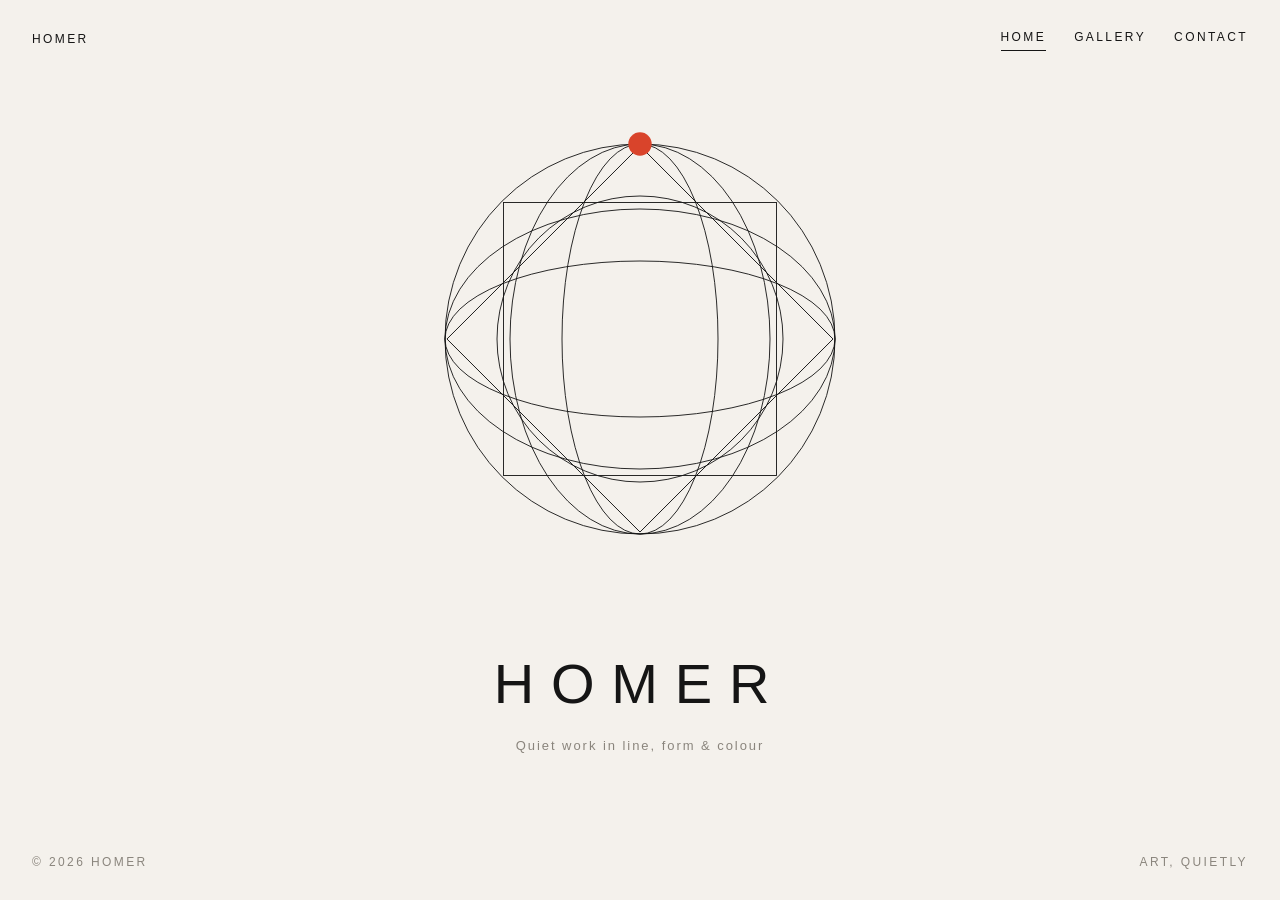
<file: index.html>
<!doctype html>
<html lang="en"><head><meta charset="utf-8"><meta name="viewport" content="width=device-width,initial-scale=1"><title>Homer — Art</title><meta name="description" content="A minimal art portfolio."><link rel="stylesheet" href="style.css"></head><body>
<header><a href="index.html">Homer</a><nav>
<a href="index.html" aria-current="page">Home</a><a href="gallery.html">Gallery</a><a href="contact.html">Contact</a></nav></header>
<main><section class="hero"><div>
<svg viewBox="0 0 400 400" fill="none" stroke="currentColor" stroke-width=".7" aria-label="Generative line artwork">
<g class="spin">
<circle cx="200" cy="200" r="150"/><circle cx="200" cy="200" r="110"/>
<ellipse cx="200" cy="200" rx="150" ry="60"/><ellipse cx="200" cy="200" rx="150" ry="100"/>
<ellipse cx="200" cy="200" rx="60" ry="150"/><ellipse cx="200" cy="200" rx="100" ry="150"/>
</g>
<g class="spin r"><rect x="95" y="95" width="210" height="210"/><rect x="95" y="95" width="210" height="210" transform="rotate(45 200 200)"/></g>
<circle cx="200" cy="50" r="9" fill="#d9442b" stroke="none"/>
</svg>
<h1>Homer</h1><p>Quiet work in line, form &amp; colour</p>
</div></section></main>
<footer><span>&copy; 2026 Homer</span><span>Art, quietly</span></footer></body></html>
</file>
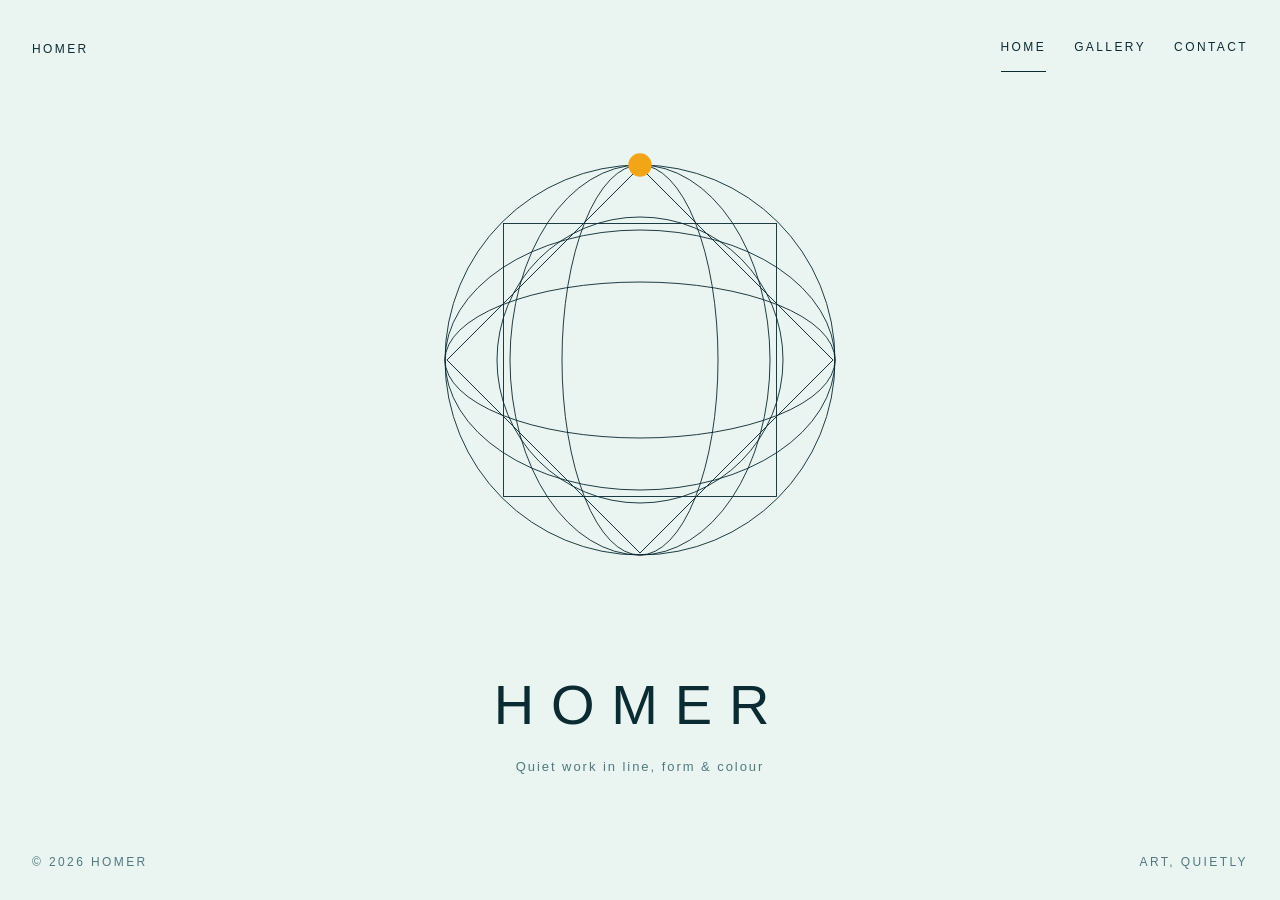
<file: site/index.html>
<!doctype html>
<html lang="en"><head><meta charset="utf-8"><meta name="viewport" content="width=device-width,initial-scale=1"><title>Homer — Art</title><meta name="description" content="A minimal art portfolio."><link rel="stylesheet" href="style.css"></head><body>
<header><a href="index.html">Homer</a><nav>
<a href="index.html" aria-current="page">Home</a><a href="gallery.html">Gallery</a><a href="contact.html">Contact</a></nav></header>
<main><section class="hero"><div>
<svg viewBox="0 0 400 400" fill="none" stroke="currentColor" stroke-width=".7" aria-label="Generative line artwork">
<g class="spin">
<circle cx="200" cy="200" r="150"/><circle cx="200" cy="200" r="110"/>
<ellipse cx="200" cy="200" rx="150" ry="60"/><ellipse cx="200" cy="200" rx="150" ry="100"/>
<ellipse cx="200" cy="200" rx="60" ry="150"/><ellipse cx="200" cy="200" rx="100" ry="150"/>
</g>
<g class="spin r"><rect x="95" y="95" width="210" height="210"/><rect x="95" y="95" width="210" height="210" transform="rotate(45 200 200)"/></g>
<circle cx="200" cy="50" r="9" style="fill:var(--accent)" stroke="none"/>
</svg>
<h1>Homer</h1><p>Quiet work in line, form &amp; colour</p>
</div></section></main>
<footer><span>&copy; 2026 Homer</span><span>Art, quietly</span></footer></body></html>
</file>
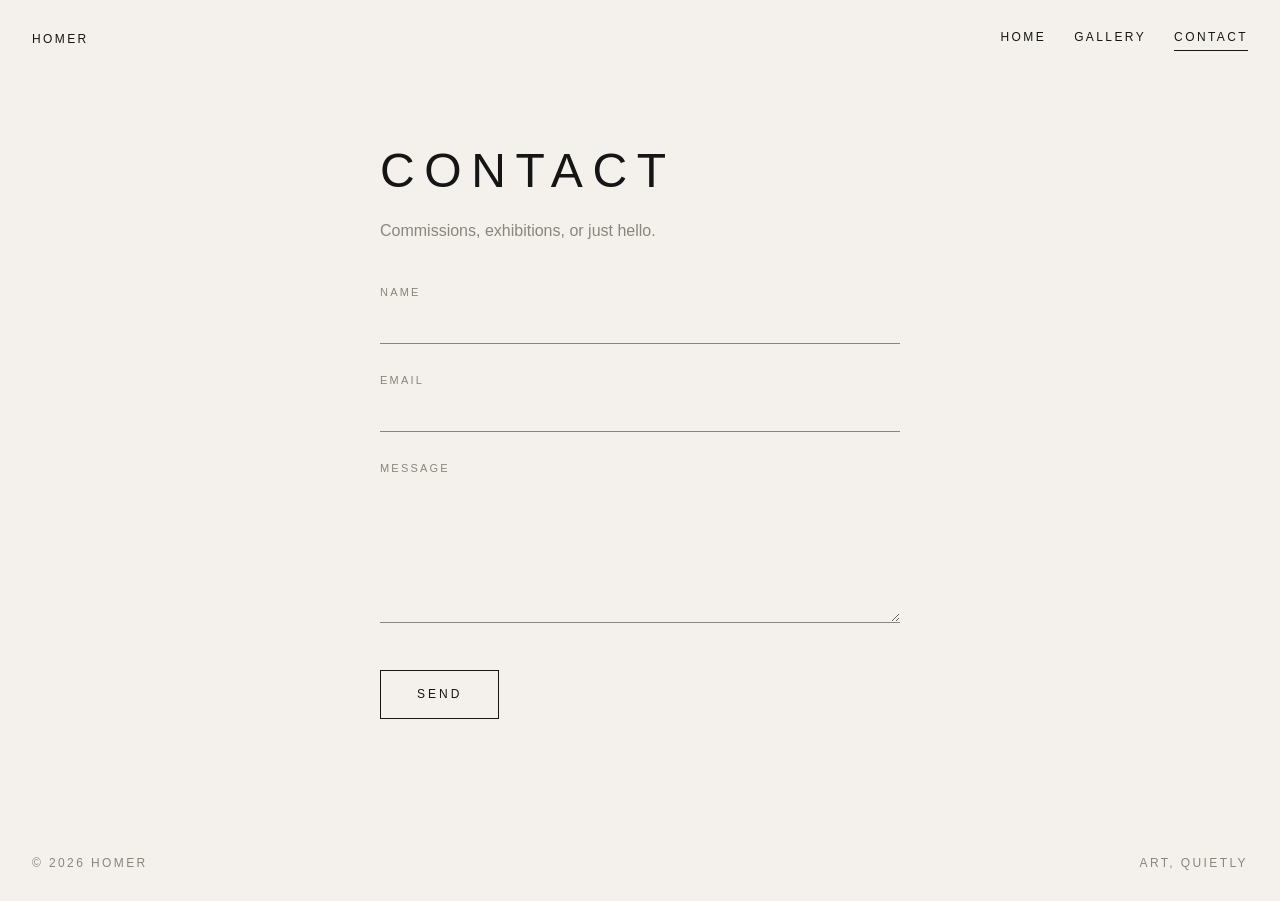
<file: contact.html>
<!doctype html>
<html lang="en"><head><meta charset="utf-8"><meta name="viewport" content="width=device-width,initial-scale=1"><title>Contact — Homer</title><link rel="stylesheet" href="style.css"></head><body>
<header><a href="index.html">Homer</a><nav>
<a href="index.html">Home</a><a href="gallery.html">Gallery</a><a href="contact.html" aria-current="page">Contact</a></nav></header>
<main><section class="contact"><h1>Contact</h1><p>Commissions, exhibitions, or just hello.</p>
<form id="f" action="mailto:jaydencadevaughn@gmail.com" method="post" enctype="text/plain">
<label for="n">Name</label><input id="n" name="name" required>
<label for="e">Email</label><input id="e" name="email" type="email" required>
<label for="m">Message</label><textarea id="m" name="message" rows="5" required></textarea>
<button type="submit">Send</button><p class="note" id="note"></p></form></section></main>
<script>document.getElementById('f').addEventListener('submit',function(){document.getElementById('note').textContent='Opening your email app…'})</script>
<footer><span>&copy; 2026 Homer</span><span>Art, quietly</span></footer></body></html>
</file>
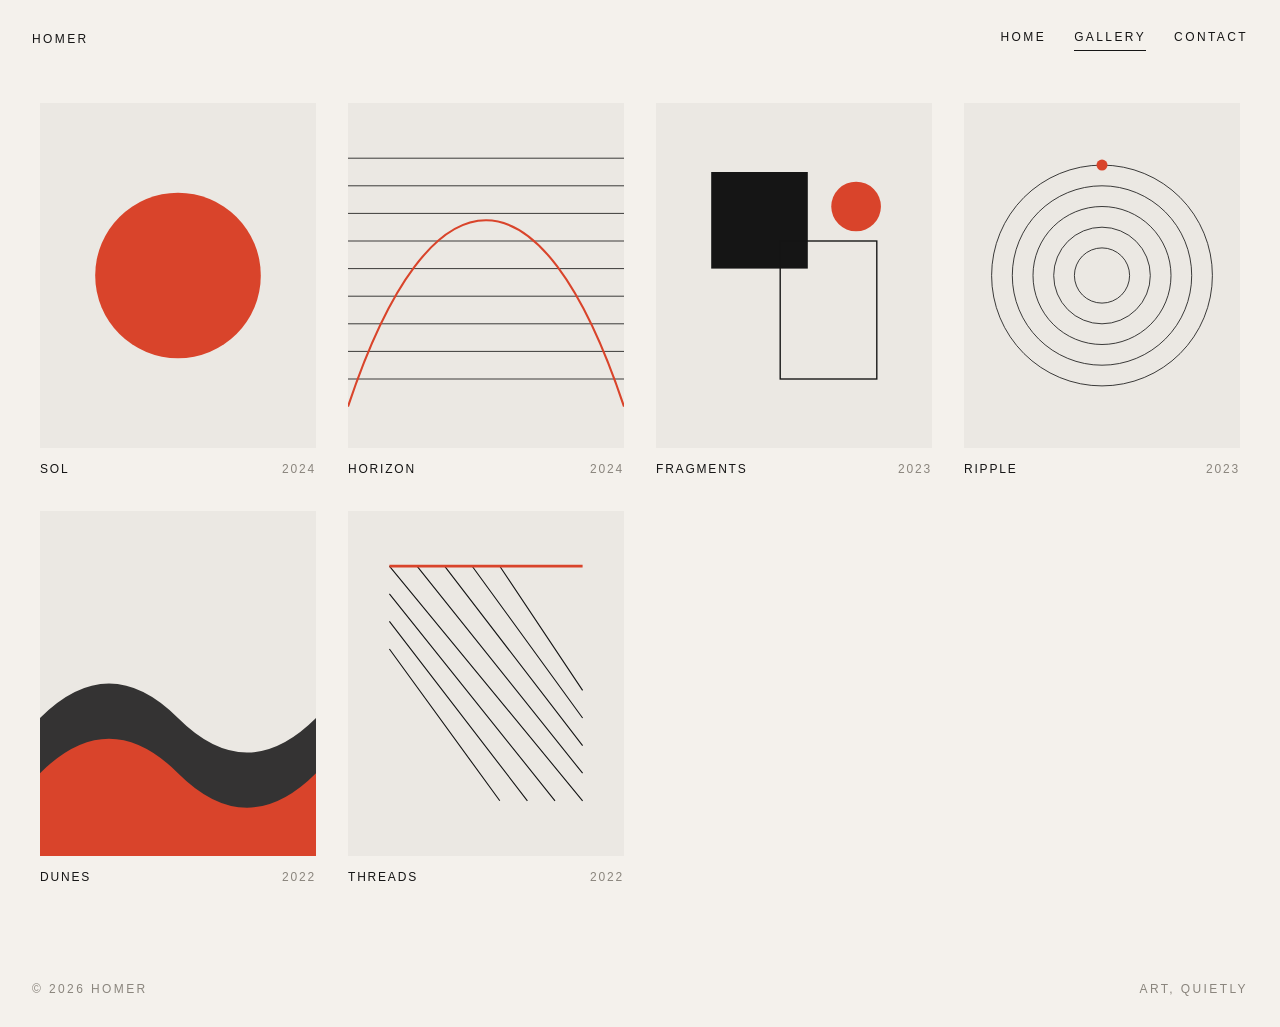
<file: gallery.html>
<!doctype html>
<html lang="en"><head><meta charset="utf-8"><meta name="viewport" content="width=device-width,initial-scale=1"><title>Gallery — Homer</title><link rel="stylesheet" href="style.css"></head><body>
<header><a href="index.html">Homer</a><nav>
<a href="index.html">Home</a><a href="gallery.html" aria-current="page">Gallery</a><a href="contact.html">Contact</a></nav></header>
<main><div class="grid">
<figure><div class="frame"><svg viewBox="0 0 200 250"><circle cx="100" cy="125" r="60" fill="#d9442b"/></svg></div><figcaption>Sol<span>2024</span></figcaption></figure>
<figure><div class="frame"><svg viewBox="0 0 200 250" fill="none" stroke="currentColor" stroke-width=".6"><path d="M0 40H200M0 60H200M0 80H200M0 100H200M0 120H200M0 140H200M0 160H200M0 180H200M0 200H200"/><path d="M0 220C60 40 140 40 200 220" stroke="#d9442b" stroke-width="1.5"/></svg></div><figcaption>Horizon<span>2024</span></figcaption></figure>
<figure><div class="frame"><svg viewBox="0 0 200 250"><rect x="40" y="50" width="70" height="70" fill="currentColor"/><rect x="90" y="100" width="70" height="100" fill="none" stroke="currentColor"/><circle cx="145" cy="75" r="18" fill="#d9442b"/></svg></div><figcaption>Fragments<span>2023</span></figcaption></figure>
<figure><div class="frame"><svg viewBox="0 0 200 250" fill="none" stroke="currentColor" stroke-width=".6"><g id="r"><circle cx="100" cy="125" r="20"/><circle cx="100" cy="125" r="35"/><circle cx="100" cy="125" r="50"/><circle cx="100" cy="125" r="65"/><circle cx="100" cy="125" r="80"/></g><circle cx="100" cy="45" r="4" fill="#d9442b" stroke="none"/></svg></div><figcaption>Ripple<span>2023</span></figcaption></figure>
<figure><div class="frame"><svg viewBox="0 0 200 250"><path d="M0 250V150Q50 100 100 150T200 150V250Z" fill="currentColor" opacity=".85"/><path d="M0 250V190Q50 140 100 190T200 190V250Z" fill="#d9442b"/></svg></div><figcaption>Dunes<span>2022</span></figcaption></figure>
<figure><div class="frame"><svg viewBox="0 0 200 250" stroke="currentColor" stroke-width=".8"><path d="M30 40L170 210M50 40L170 190M70 40L170 170M90 40L170 150M110 40L170 130M30 60L150 210M30 80L130 210M30 100L110 210"/><line x1="30" y1="40" x2="170" y2="40" stroke="#d9442b" stroke-width="2"/></svg></div><figcaption>Threads<span>2022</span></figcaption></figure>
</div></main>
<footer><span>&copy; 2026 Homer</span><span>Art, quietly</span></footer></body></html>
</file>
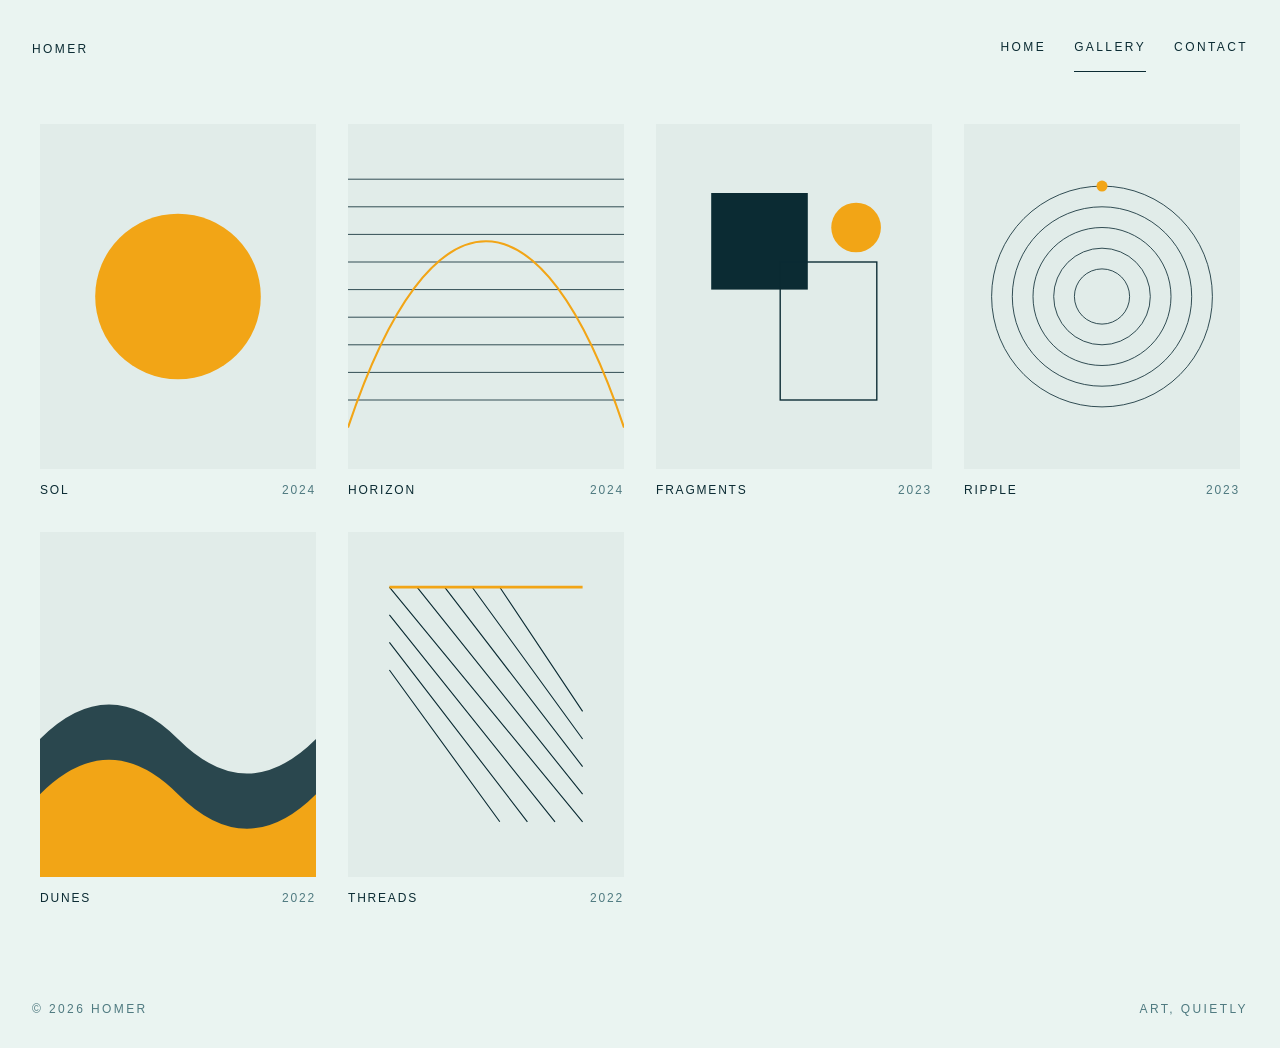
<file: site/gallery.html>
<!doctype html>
<html lang="en"><head><meta charset="utf-8"><meta name="viewport" content="width=device-width,initial-scale=1"><title>Gallery — Homer</title><link rel="stylesheet" href="style.css"></head><body>
<header><a href="index.html">Homer</a><nav>
<a href="index.html">Home</a><a href="gallery.html" aria-current="page">Gallery</a><a href="contact.html">Contact</a></nav></header>
<main><div class="grid">
<figure><div class="frame"><svg viewBox="0 0 200 250"><circle cx="100" cy="125" r="60" style="fill:var(--accent)"/></svg></div><figcaption>Sol<span>2024</span></figcaption></figure>
<figure><div class="frame"><svg viewBox="0 0 200 250" fill="none" stroke="currentColor" stroke-width=".6"><path d="M0 40H200M0 60H200M0 80H200M0 100H200M0 120H200M0 140H200M0 160H200M0 180H200M0 200H200"/><path d="M0 220C60 40 140 40 200 220" style="stroke:var(--accent)" stroke-width="1.5"/></svg></div><figcaption>Horizon<span>2024</span></figcaption></figure>
<figure><div class="frame"><svg viewBox="0 0 200 250"><rect x="40" y="50" width="70" height="70" fill="currentColor"/><rect x="90" y="100" width="70" height="100" fill="none" stroke="currentColor"/><circle cx="145" cy="75" r="18" style="fill:var(--accent)"/></svg></div><figcaption>Fragments<span>2023</span></figcaption></figure>
<figure><div class="frame"><svg viewBox="0 0 200 250" fill="none" stroke="currentColor" stroke-width=".6"><g id="r"><circle cx="100" cy="125" r="20"/><circle cx="100" cy="125" r="35"/><circle cx="100" cy="125" r="50"/><circle cx="100" cy="125" r="65"/><circle cx="100" cy="125" r="80"/></g><circle cx="100" cy="45" r="4" style="fill:var(--accent)" stroke="none"/></svg></div><figcaption>Ripple<span>2023</span></figcaption></figure>
<figure><div class="frame"><svg viewBox="0 0 200 250"><path d="M0 250V150Q50 100 100 150T200 150V250Z" fill="currentColor" opacity=".85"/><path d="M0 250V190Q50 140 100 190T200 190V250Z" style="fill:var(--accent)"/></svg></div><figcaption>Dunes<span>2022</span></figcaption></figure>
<figure><div class="frame"><svg viewBox="0 0 200 250" stroke="currentColor" stroke-width=".8"><path d="M30 40L170 210M50 40L170 190M70 40L170 170M90 40L170 150M110 40L170 130M30 60L150 210M30 80L130 210M30 100L110 210"/><line x1="30" y1="40" x2="170" y2="40" style="stroke:var(--accent)" stroke-width="2"/></svg></div><figcaption>Threads<span>2022</span></figcaption></figure>
</div></main>
<footer><span>&copy; 2026 Homer</span><span>Art, quietly</span></footer></body></html>
</file>
<file: style.css>
:root{--bg:#f4f1ec;--ink:#151515;--mute:#8a857d;--accent:#d9442b}
@media (prefers-color-scheme:dark){:root{--bg:#121212;--ink:#eee9e2;--mute:#77726a}}
*{box-sizing:border-box;margin:0}
body{background:var(--bg);color:var(--ink);font:300 16px/1.6 "Helvetica Neue",Helvetica,Arial,sans-serif;min-height:100vh;display:flex;flex-direction:column}
a{color:inherit;text-decoration:none}
header,footer{display:flex;justify-content:space-between;align-items:center;padding:28px 32px;font-size:12px;letter-spacing:.2em;text-transform:uppercase}
nav{display:flex;gap:28px}
nav a{padding-bottom:3px;border-bottom:1px solid transparent;transition:border-color .3s}
nav a:hover,nav a[aria-current]{border-color:var(--ink)}
footer{color:var(--mute);margin-top:auto}
main{flex:1;padding:0 32px}
.hero{display:grid;place-items:center;min-height:68vh;text-align:center}
.hero svg{width:min(62vmin,520px);height:auto}
.hero h1{font-weight:200;font-size:clamp(28px,5vw,56px);letter-spacing:.3em;text-transform:uppercase;margin-top:32px}
.hero p{color:var(--mute);letter-spacing:.15em;font-size:13px;margin-top:8px}
.spin{transform-origin:200px 200px;animation:spin 60s linear infinite}
.spin.r{animation-direction:reverse;animation-duration:90s}
@keyframes spin{to{transform:rotate(360deg)}}
.grid{display:grid;grid-template-columns:repeat(auto-fill,minmax(260px,1fr));gap:32px;padding:24px 0 64px;max-width:1200px;margin:0 auto}
figure{cursor:default}
.frame{aspect-ratio:4/5;background:color-mix(in srgb,var(--ink) 4%,var(--bg));overflow:hidden;position:relative}
.frame svg{width:100%;height:100%;display:block;transition:transform .8s cubic-bezier(.2,.7,.2,1)}
figure:hover svg{transform:scale(1.06)}
figcaption{display:flex;justify-content:space-between;font-size:12px;letter-spacing:.15em;text-transform:uppercase;margin-top:12px}
figcaption span{color:var(--mute)}
.contact{max-width:520px;margin:6vh auto 64px}
.contact h1{font-weight:200;font-size:clamp(28px,5vw,48px);letter-spacing:.2em;text-transform:uppercase;margin-bottom:8px}
.contact>p{color:var(--mute);margin-bottom:40px}
label{display:block;font-size:11px;letter-spacing:.2em;text-transform:uppercase;color:var(--mute);margin-top:28px}
input,textarea{width:100%;background:none;border:0;border-bottom:1px solid var(--mute);color:inherit;font:inherit;padding:8px 0;outline:none;transition:border-color .3s;resize:vertical}
input:focus,textarea:focus{border-color:var(--accent)}
button{margin-top:40px;background:none;border:1px solid var(--ink);color:inherit;font:inherit;font-size:12px;letter-spacing:.25em;text-transform:uppercase;padding:14px 36px;cursor:pointer;transition:background .3s,color .3s}
button:hover{background:var(--ink);color:var(--bg)}
.note{margin-top:20px;color:var(--accent);font-size:14px;min-height:1.6em}
@media(max-width:560px){header,footer{padding:20px}main{padding:0 20px}}
@media(prefers-reduced-motion:reduce){.spin{animation:none}}
</file>
<file: site/style.css>
:root{--bg:#eaf4f1;--ink:#0b2b33;--mute:#4f7a80;--accent:#f2a516}
@media (prefers-color-scheme:dark){:root{--bg:#07242b;--ink:#e3f4ef;--mute:#7fb0b3;--accent:#ffc247}}
*{box-sizing:border-box;margin:0}
body{background:var(--bg);color:var(--ink);font:300 16px/1.6 "Helvetica Neue",Helvetica,Arial,sans-serif;min-height:100vh;display:flex;flex-direction:column}
a{color:inherit;text-decoration:none}
header,footer{display:flex;justify-content:space-between;align-items:center;padding:28px 32px;font-size:12px;letter-spacing:.2em;text-transform:uppercase}
nav{display:flex;gap:28px}
nav a{padding-bottom:3px;border-bottom:1px solid transparent;transition:border-color .3s}
nav a:hover,nav a[aria-current]{border-color:var(--ink)}
footer{color:var(--mute);margin-top:auto}
main{flex:1;padding:0 32px}
.hero{display:grid;place-items:center;min-height:68vh;text-align:center}
.hero svg{width:min(62vmin,520px);height:auto}
.hero h1{font-weight:200;font-size:clamp(28px,5vw,56px);letter-spacing:.3em;text-transform:uppercase;margin-top:32px}
.hero p{color:var(--mute);letter-spacing:.15em;font-size:13px;margin-top:8px}
.spin{transform-origin:200px 200px;animation:spin 60s linear infinite}
.spin.r{animation-direction:reverse;animation-duration:90s}
@keyframes spin{to{transform:rotate(360deg)}}
.grid{display:grid;grid-template-columns:repeat(auto-fill,minmax(260px,1fr));gap:32px;padding:24px 0 64px;max-width:1200px;margin:0 auto}
figure{cursor:default}
.frame{aspect-ratio:4/5;background:color-mix(in srgb,var(--ink) 4%,var(--bg));overflow:hidden;position:relative}
.frame svg{width:100%;height:100%;display:block;transition:transform .8s cubic-bezier(.2,.7,.2,1)}
figure:hover svg{transform:scale(1.06)}
figcaption{display:flex;justify-content:space-between;font-size:12px;letter-spacing:.15em;text-transform:uppercase;margin-top:12px}
figcaption span{color:var(--mute)}
.contact{max-width:520px;margin:6vh auto 64px}
.contact h1{font-weight:200;font-size:clamp(28px,5vw,48px);letter-spacing:.2em;text-transform:uppercase;margin-bottom:8px}
.contact>p{color:var(--mute);margin-bottom:40px}
label{display:block;font-size:11px;letter-spacing:.2em;text-transform:uppercase;color:var(--mute);margin-top:28px}
input,textarea{width:100%;background:none;border:0;border-bottom:1px solid var(--mute);color:inherit;font:inherit;padding:8px 0;outline:none;transition:border-color .3s;resize:vertical}
input:focus,textarea:focus{border-color:var(--accent)}
button{margin-top:40px;background:none;border:1px solid var(--ink);color:inherit;font:inherit;font-size:12px;letter-spacing:.25em;text-transform:uppercase;padding:14px 36px;cursor:pointer;transition:background .3s,color .3s}
button:hover{background:var(--ink);color:var(--bg)}
.note{margin-top:20px;color:var(--accent);font-size:14px;min-height:1.6em}
html{-webkit-text-size-adjust:100%}
header,footer{padding-left:max(32px,env(safe-area-inset-left));padding-right:max(32px,env(safe-area-inset-right))}
footer{padding-bottom:max(28px,env(safe-area-inset-bottom))}
nav a{display:inline-flex;align-items:center;min-height:44px}
@media(hover:none){figure:hover svg{transform:none}button:hover{background:none;color:inherit}}
@media(max-width:768px){.grid{grid-template-columns:repeat(2,1fr);gap:20px}}
@media(max-width:560px){
header{flex-direction:column;gap:4px;padding:16px 20px 8px;font-size:11px}
header>a{font-size:14px;letter-spacing:.3em}
nav{width:100%;justify-content:space-between;gap:8px;border-top:1px solid color-mix(in srgb,var(--mute) 40%,transparent);padding-top:4px}
nav a{flex:1;justify-content:center;border-bottom:2px solid transparent}
footer{flex-direction:column;gap:6px;text-align:center;padding:20px}
main{padding:0 20px}
.hero{min-height:58vh}
.hero svg{width:min(78vw,340px)}
.hero h1{letter-spacing:.22em}
.grid{grid-template-columns:1fr;gap:28px;padding-bottom:40px}
.frame{aspect-ratio:1/1}
.contact{margin:4vh auto 40px}
input,textarea{font-size:16px;padding:12px 0}
button{width:100%;min-height:48px}
}
@media(max-width:360px){nav a{letter-spacing:.1em}}
@media(prefers-reduced-motion:reduce){.spin{animation:none}}
</file>
